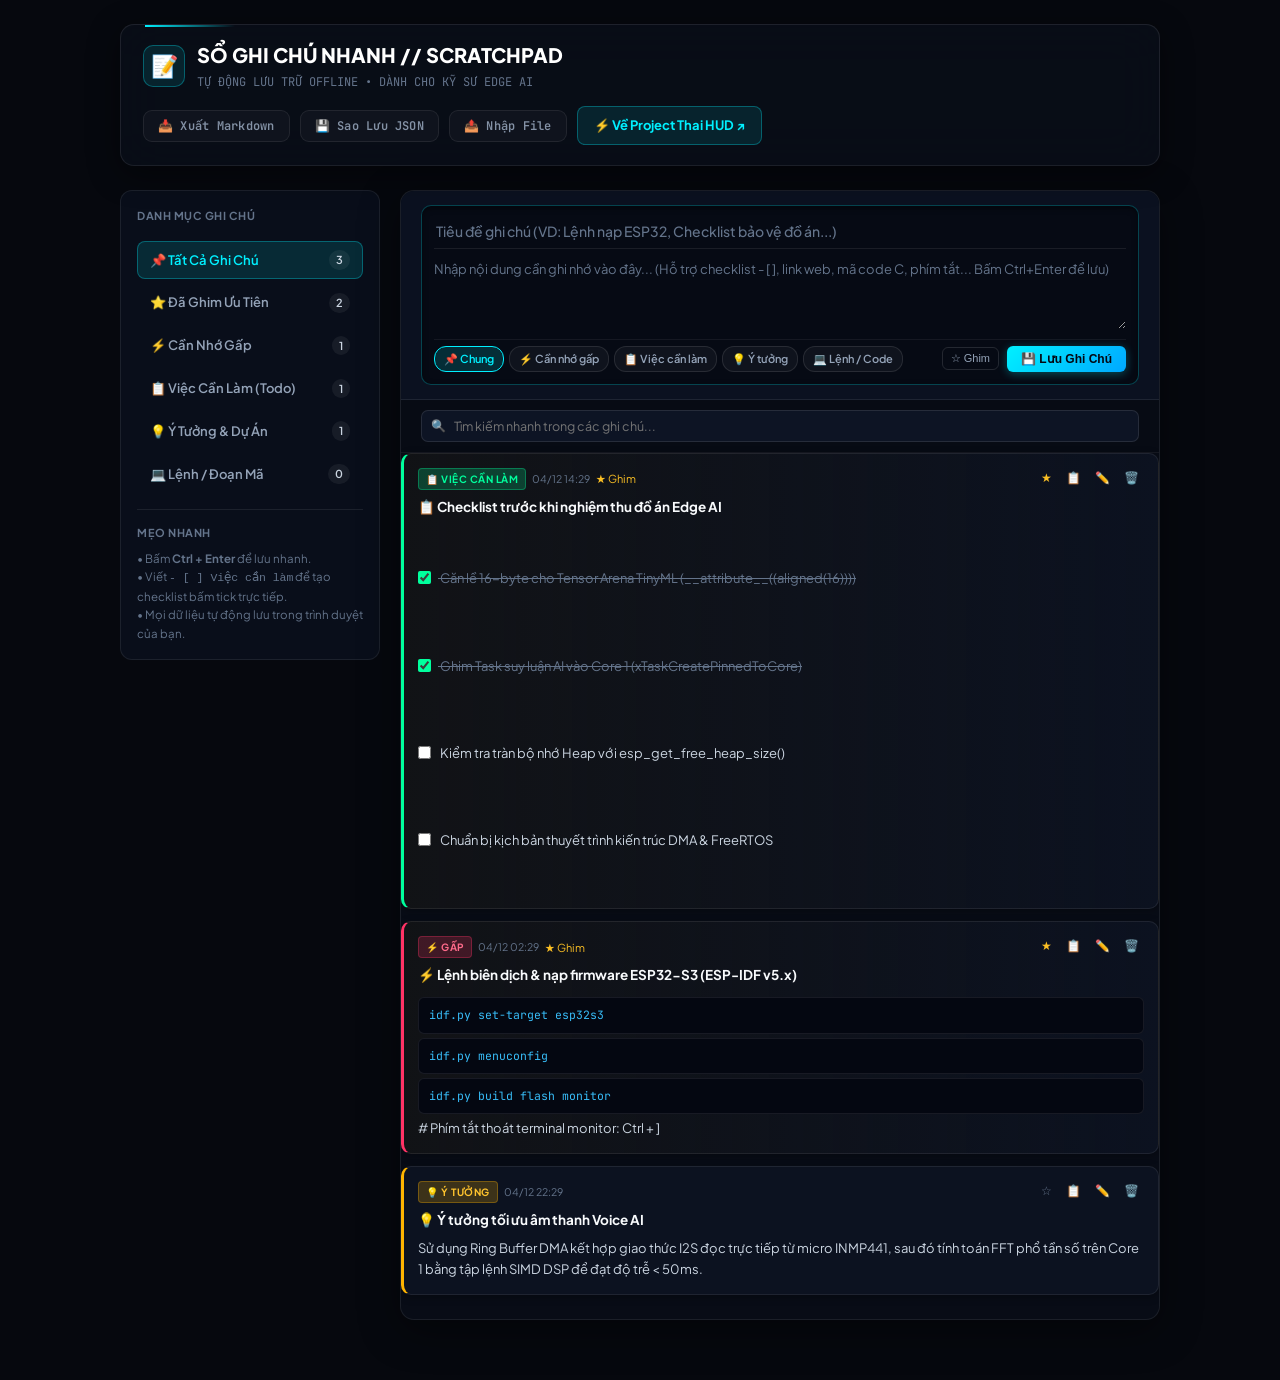
<file: notes.html>
<!DOCTYPE html>
<html lang="vi">

<head>
    <meta charset="UTF-8">
    <meta name="viewport" content="width=device-width, initial-scale=1.0">
    <title>Sổ Ghi Chú // Project Thai - Edge AI & Personal Mastery</title>

    <meta name="theme-color" content="#06080e">
    <link rel="icon" href="icons/icon-192.png" type="image/png">
    
    <!-- Fonts -->
    <link rel="preconnect" href="https://fonts.googleapis.com">
    <link rel="preconnect" href="https://fonts.gstatic.com" crossorigin>
    <link href="https://fonts.googleapis.com/css2?family=JetBrains+Mono:wght@400;500;600;700&family=Plus+Jakarta+Sans:wght@400;500;600;700;800&display=swap" rel="stylesheet">

    <!-- CSS -->
    <link rel="stylesheet" href="css/base.css">
    <link rel="stylesheet" href="css/quick-notes.css">

    <style>
        body {
            padding: 0;
            margin: 0;
            background: #06080e;
            color: #e2e8f0;
            font-family: 'Plus Jakarta Sans', sans-serif;
            min-height: 100vh;
            display: flex;
            flex-direction: column;
        }

        .notes-app-container {
            max-width: 1080px;
            width: 100%;
            margin: 0 auto;
            padding: 24px 20px 60px 20px;
            flex: 1;
        }

        .notes-nav-header {
            display: flex;
            justify-content: space-between;
            align-items: center;
            padding-bottom: 20px;
            border-bottom: 1px solid rgba(255, 255, 255, 0.08);
            margin-bottom: 24px;
            flex-wrap: wrap;
            gap: 14px;
        }

        .notes-brand {
            display: flex;
            align-items: center;
            gap: 12px;
        }

        .notes-brand-logo {
            width: 42px;
            height: 42px;
            border-radius: 10px;
            background: rgba(0, 240, 255, 0.1);
            border: 1px solid rgba(0, 240, 255, 0.3);
            display: flex;
            align-items: center;
            justify-content: center;
            font-size: 22px;
        }

        .notes-brand-text h1 {
            font-size: 20px;
            font-weight: 800;
            color: #ffffff;
            margin: 0;
            display: flex;
            align-items: center;
            gap: 8px;
        }

        .notes-brand-sub {
            font-size: 12px;
            color: #64748b;
            font-family: 'JetBrains Mono', monospace;
            margin-top: 2px;
        }

        .notes-top-actions {
            display: flex;
            align-items: center;
            gap: 10px;
        }

        .btn-hud-return {
            background: rgba(0, 240, 255, 0.1);
            border: 1px solid rgba(0, 240, 255, 0.3);
            color: #00f0ff;
            font-weight: 700;
            padding: 8px 16px;
            border-radius: 8px;
            text-decoration: none;
            display: flex;
            align-items: center;
            gap: 6px;
            font-size: 13px;
            transition: all 0.2s;
        }

        .btn-hud-return:hover {
            background: rgba(0, 240, 255, 0.2);
            border-color: #00f0ff;
            transform: translateY(-1px);
        }

        /* In standalone mode, notes list has full layout */
        .standalone-notes-view .qn-notes-list {
            padding: 0;
            overflow-y: visible;
        }

        .standalone-notes-view .quick-notes-drawer {
            position: static;
            width: 100%;
            max-width: 100%;
            height: auto;
            border: 1px solid rgba(255, 255, 255, 0.08);
            border-radius: 14px;
            box-shadow: 0 10px 40px rgba(0, 0, 0, 0.4);
        }

        .standalone-grid {
            display: grid;
            grid-template-columns: 260px 1fr;
            gap: 20px;
        }

        .sidebar-panel {
            background: #090e1a;
            border: 1px solid rgba(255, 255, 255, 0.08);
            border-radius: 12px;
            padding: 16px;
            height: fit-content;
            display: flex;
            flex-direction: column;
            gap: 16px;
        }

        .sidebar-title {
            font-size: 11px;
            font-weight: 700;
            text-transform: uppercase;
            letter-spacing: 0.5px;
            color: #64748b;
        }

        .sidebar-menu-item {
            display: flex;
            justify-content: space-between;
            align-items: center;
            padding: 8px 12px;
            border-radius: 8px;
            color: #94a3b8;
            font-size: 13px;
            font-weight: 600;
            cursor: pointer;
            transition: all 0.15s;
            border: 1px solid transparent;
        }

        .sidebar-menu-item:hover {
            background: rgba(255, 255, 255, 0.04);
            color: #f8fafc;
        }

        .sidebar-menu-item.active {
            background: rgba(0, 240, 255, 0.12);
            border-color: rgba(0, 240, 255, 0.3);
            color: #00f0ff;
        }

        .sidebar-pill-badge {
            font-size: 11px;
            padding: 1px 7px;
            border-radius: 10px;
            background: rgba(255, 255, 255, 0.06);
            color: #cbd5e1;
        }

        @media (max-width: 820px) {
            .standalone-grid {
                grid-template-columns: 1fr;
            }
        }
    </style>
</head>

<body>
    <div class="notes-app-container">
        <!-- Top Nav -->
        <header class="notes-nav-header">
            <div class="notes-brand">
                <div class="notes-brand-logo">📝</div>
                <div class="notes-brand-text">
                    <h1>SỔ GHI CHÚ NHANH // SCRATCHPAD</h1>
                    <div class="notes-brand-sub">TỰ ĐỘNG LƯU TRỮ OFFLINE • DÀNH CHO KỸ SƯ EDGE AI</div>
                </div>
            </div>
            <div class="notes-top-actions">
                <button type="button" class="btn btn-secondary" onclick="QuickNotes.exportMarkdown()" title="Tải file Markdown (.md)">
                    📥 Xuất Markdown
                </button>
                <button type="button" class="btn btn-secondary" onclick="QuickNotes.exportJson()" title="Tải file sao lưu JSON">
                    💾 Sao Lưu JSON
                </button>
                <button type="button" class="btn btn-secondary" onclick="QuickNotes.triggerImportJson()" title="Nhập file JSON">
                    📤 Nhập File
                </button>
                <a href="index.html" class="btn-hud-return" title="Quay lại giao diện chính Project Thai">
                    ⚡ Về Project Thai HUD ↗
                </a>
            </div>
        </header>

        <!-- Hidden input for JSON import -->
        <input type="file" id="qn-file-import" style="display: none;" accept=".json" onchange="QuickNotes.handleFileImport(event)">

        <div class="standalone-grid">
            <!-- Sidebar -->
            <aside class="sidebar-panel">
                <div class="sidebar-title">Danh Mục Ghi Chú</div>
                <div style="display: flex; flex-direction: column; gap: 4px;">
                    <div class="sidebar-menu-item active" onclick="setStandaloneFilter('all', this)">
                        <span>📌 Tất Cả Ghi Chú</span>
                        <span class="sidebar-pill-badge" id="side-count-all">0</span>
                    </div>
                    <div class="sidebar-menu-item" onclick="setStandaloneFilter('pinned', this)">
                        <span>⭐ Đã Ghim Ưu Tiên</span>
                        <span class="sidebar-pill-badge" id="side-count-pinned">0</span>
                    </div>
                    <div class="sidebar-menu-item" onclick="setStandaloneFilter('urgent', this)">
                        <span>⚡ Cần Nhớ Gấp</span>
                        <span class="sidebar-pill-badge" id="side-count-urgent">0</span>
                    </div>
                    <div class="sidebar-menu-item" onclick="setStandaloneFilter('todo', this)">
                        <span>📋 Việc Cần Làm (Todo)</span>
                        <span class="sidebar-pill-badge" id="side-count-todo">0</span>
                    </div>
                    <div class="sidebar-menu-item" onclick="setStandaloneFilter('idea', this)">
                        <span>💡 Ý Tưởng & Dự Án</span>
                        <span class="sidebar-pill-badge" id="side-count-idea">0</span>
                    </div>
                    <div class="sidebar-menu-item" onclick="setStandaloneFilter('code', this)">
                        <span>💻 Lệnh / Đoạn Mã</span>
                        <span class="sidebar-pill-badge" id="side-count-code">0</span>
                    </div>
                </div>

                <div style="border-top: 1px solid rgba(255, 255, 255, 0.08); padding-top: 14px;">
                    <div class="sidebar-title" style="margin-bottom: 8px;">Mẹo Nhanh</div>
                    <div style="font-size: 11.5px; color: #64748b; line-height: 1.6;">
                        • Bấm <strong>Ctrl + Enter</strong> để lưu nhanh.<br>
                        • Viết <code>- [ ] Việc cần làm</code> để tạo checklist bấm tick trực tiếp.<br>
                        • Mọi dữ liệu tự động lưu trong trình duyệt của bạn.
                    </div>
                </div>
            </aside>

            <!-- Main Content Area -->
            <main class="standalone-notes-view">
                <div class="quick-notes-drawer" style="right: 0;">
                    <!-- Compose Box -->
                    <div class="qn-compose-section">
                        <div class="qn-compose-box">
                            <input type="text" class="qn-input-title" id="qn-compose-title" placeholder="Tiêu đề ghi chú (VD: Lệnh nạp ESP32, Checklist bảo vệ đồ án...)" autocomplete="off">
                            <textarea class="qn-textarea" id="qn-compose-content" placeholder="Nhập nội dung cần ghi nhớ vào đây... (Hỗ trợ checklist - [ ], link web, mã code C, phím tắt... Bấm Ctrl+Enter để lưu)" onkeydown="if(event.ctrlKey && event.key === 'Enter') QuickNotes.addNote()"></textarea>
                            
                            <div class="qn-compose-footer">
                                <div class="qn-category-selector">
                                    <span class="qn-cat-pill selected" data-cat="general" onclick="QuickNotes.selectCategory('general')">📌 Chung</span>
                                    <span class="qn-cat-pill" data-cat="urgent" onclick="QuickNotes.selectCategory('urgent')">⚡ Cần nhớ gấp</span>
                                    <span class="qn-cat-pill" data-cat="todo" onclick="QuickNotes.selectCategory('todo')">📋 Việc cần làm</span>
                                    <span class="qn-cat-pill" data-cat="idea" onclick="QuickNotes.selectCategory('idea')">💡 Ý tưởng</span>
                                    <span class="qn-cat-pill" data-cat="code" onclick="QuickNotes.selectCategory('code')">💻 Lệnh / Code</span>
                                </div>
                                <div class="qn-compose-actions">
                                    <button type="button" class="qn-pin-toggle" id="qn-new-pin-btn" onclick="QuickNotes.toggleNewPin()">
                                        ☆ Ghim
                                    </button>
                                    <button type="button" class="qn-btn-save" onclick="QuickNotes.addNote()">
                                        💾 Lưu Ghi Chú
                                    </button>
                                </div>
                            </div>
                        </div>
                    </div>

                    <!-- Search & Filter Bar -->
                    <div class="qn-filter-section">
                        <div class="qn-search-wrapper">
                            <span class="qn-search-icon">🔍</span>
                            <input type="text" class="qn-search-input" id="qn-search-input" placeholder="Tìm kiếm nhanh trong các ghi chú..." oninput="QuickNotes.handleSearch(this.value)">
                            <button type="button" class="qn-search-clear" id="qn-search-clear" style="display: none;" onclick="QuickNotes.clearSearch()">✕</button>
                        </div>
                    </div>

                    <!-- Notes List Cards -->
                    <div class="qn-notes-list" id="qn-notes-list" style="padding-bottom: 24px;">
                        <!-- Rendered by js/quick-notes.js -->
                    </div>
                </div>
            </main>
        </div>
    </div>

    <!-- Toast Notification -->
    <div class="toast" id="toast-msg">
        <span>✓ Đã lưu thành công!</span>
    </div>

    <script src="js/quick-notes.js"></script>
    <script>
        function showToast(msg) {
            const toast = document.getElementById("toast-msg");
            if (!toast) return;
            toast.innerText = msg;
            toast.classList.add("show");
            setTimeout(() => {
                toast.classList.remove("show");
            }, 2500);
        }

        function setStandaloneFilter(filter, el) {
            document.querySelectorAll('.sidebar-menu-item').forEach(i => i.classList.remove('active'));
            if (el) el.classList.add('active');
            QuickNotes.setFilter(filter);
        }

        // Update sidebar count pills
        function updateSidebarCounts() {
            const notes = QuickNotes.getNotes();
            document.getElementById('side-count-all').innerText = notes.length;
            document.getElementById('side-count-pinned').innerText = notes.filter(n => n.pinned).length;
            document.getElementById('side-count-urgent').innerText = notes.filter(n => n.category === 'urgent').length;
            document.getElementById('side-count-todo').innerText = notes.filter(n => n.category === 'todo').length;
            document.getElementById('side-count-idea').innerText = notes.filter(n => n.category === 'idea').length;
            document.getElementById('side-count-code').innerText = notes.filter(n => n.category === 'code').length;
        }

        window.addEventListener('quicknotes:changed', updateSidebarCounts);
        document.addEventListener('DOMContentLoaded', () => {
            setTimeout(updateSidebarCounts, 100);
        });
    </script>
</body>

</html>
</file>
<file: css/base.css>
/* ================================================= */
/* MINIMALIST + HI-TECH DESIGN SYSTEM (BASE CSS)     */
/* ================================================= */
:root {
    --bg: #06080e;
    --surface: #0a0e17;
    --surface-hover: #101623;
    --surface-glass: rgba(10, 14, 23, 0.8);
    --border: rgba(255, 255, 255, 0.08);
    --border-hover: rgba(0, 240, 255, 0.3);
    --border-active: rgba(0, 240, 255, 0.6);
    --card-border: var(--border);
    --card-border-hover: var(--border-hover);
    
    --text: #e2e8f0;
    --text-muted: #8492a6;
    --text-dim: #475569;
    
    /* Hi-Tech Cyber Neon Accents */
    --cyan: #00f0ff;
    --cyan-dim: rgba(0, 240, 255, 0.12);
    --cyan-glow: rgba(0, 240, 255, 0.25);
    
    --green: #00ff9d;
    --green-dim: rgba(0, 255, 157, 0.12);
    --green-glow: rgba(0, 255, 157, 0.25);
    
    --purple: #b05cff;
    --purple-dim: rgba(176, 92, 255, 0.12);
    
    --amber: #ffb400;
    --amber-dim: rgba(255, 180, 0, 0.12);
    
    --red: #ff3366;
    --red-dim: rgba(255, 51, 102, 0.12);

    --primary: var(--cyan);
    --accent: var(--green);
    --warning: var(--amber);
    --danger: var(--red);
    --gold: var(--amber);
}

* {
    box-sizing: border-box;
    margin: 0;
    padding: 0;
}

body {
    font-family: 'Plus Jakarta Sans', -apple-system, BlinkMacSystemFont, sans-serif;
    background-color: var(--bg);
    color: var(--text);
    line-height: 1.6;
    padding: 16px;
    min-height: 100vh;
    /* Subtle Hi-Tech Micro-Dot Grid */
    background-image: 
        radial-gradient(rgba(255, 255, 255, 0.06) 1px, transparent 1px),
        radial-gradient(circle at 50% 0%, rgba(0, 240, 255, 0.04) 0%, transparent 60%);
    background-size: 24px 24px, 100% 100%;
    -webkit-font-smoothing: antialiased;
}

.container {
    max-width: 1200px;
    margin: 0 auto;
}

/* ================================================= */
/* 1. HI-TECH HUD TOP BAR (HEADER)                   */
/* ================================================= */
header {
    margin-bottom: 18px;
    display: flex;
    justify-content: space-between;
    align-items: center;
    flex-wrap: wrap;
    gap: 14px;
    background: rgba(10, 14, 24, 0.88);
    backdrop-filter: blur(24px);
    -webkit-backdrop-filter: blur(24px);
    border: 1px solid rgba(255, 255, 255, 0.09);
    padding: 14px 22px;
    border-radius: 14px;
    position: relative;
    box-shadow: 0 8px 32px rgba(0, 0, 0, 0.45);
}

header::before {
    content: '';
    position: absolute;
    top: 0;
    left: 24px;
    width: 90px;
    height: 2px;
    background: linear-gradient(90deg, var(--cyan), transparent);
}

.header-left {
    display: flex;
    align-items: center;
    gap: 16px;
}

.brand-hud {
    display: flex;
    align-items: center;
    gap: 12px;
}

.hud-logo {
    width: 38px;
    height: 38px;
    border-radius: 10px;
    background: linear-gradient(135deg, rgba(0, 240, 255, 0.16), rgba(0, 255, 157, 0.05));
    border: 1px solid rgba(0, 240, 255, 0.35);
    display: flex;
    align-items: center;
    justify-content: center;
    font-size: 18px;
    box-shadow: 0 0 16px var(--cyan-dim);
    transition: transform 0.2s cubic-bezier(0.16, 1, 0.3, 1);
}

.hud-logo:hover {
    transform: scale(1.05);
}

.brand-title-wrap {
    display: flex;
    flex-direction: column;
    gap: 2px;
}

.brand-name {
    font-size: 16px;
    font-weight: 800;
    letter-spacing: 0.04em;
    color: #fff;
    font-family: 'JetBrains Mono', monospace;
    display: flex;
    align-items: center;
    gap: 9px;
}

.brand-telemetry {
    font-size: 10.5px;
    font-family: 'JetBrains Mono', monospace;
    color: var(--text-dim);
    letter-spacing: 0.07em;
    text-transform: uppercase;
}

.pulse-dot {
    width: 7px;
    height: 7px;
    background-color: var(--cyan);
    border-radius: 50%;
    display: inline-block;
    box-shadow: 0 0 10px var(--cyan);
    animation: pulse 2.2s infinite ease-in-out;
}

@keyframes pulse {
    0%, 100% { opacity: 1; transform: scale(1); }
    50% { opacity: 0.35; transform: scale(1.25); }
}

.header-actions {
    display: flex;
    align-items: center;
    gap: 8px;
    flex-wrap: wrap;
}

/* Minimalist Pomodoro Capsule */
.pomodoro-box {
    display: flex;
    align-items: center;
    gap: 8px;
    background: rgba(3, 6, 12, 0.7);
    border: 1px solid rgba(255, 255, 255, 0.1);
    border-radius: 99px;
    padding: 5px 12px;
    transition: all 0.2s cubic-bezier(0.16, 1, 0.3, 1);
    box-shadow: inset 0 1px 3px rgba(0, 0, 0, 0.4);
}

.pomodoro-box:hover {
    border-color: rgba(0, 240, 255, 0.3);
    background: rgba(4, 9, 18, 0.85);
}

.pomo-time-text {
    font-family: 'JetBrains Mono', monospace;
    font-size: 13.5px;
    font-weight: 700;
    color: var(--cyan);
    min-width: 46px;
    text-align: center;
    letter-spacing: 0.03em;
}

.pomo-mode-badge {
    font-size: 9.5px;
    font-weight: 800;
    padding: 2px 7px;
    border-radius: 99px;
    text-transform: uppercase;
    font-family: 'JetBrains Mono', monospace;
    letter-spacing: 0.06em;
}

.pomo-mode-work {
    background: rgba(0, 240, 255, 0.15);
    color: var(--cyan);
    border: 1px solid rgba(0, 240, 255, 0.3);
}

.pomo-mode-break {
    background: rgba(0, 255, 157, 0.15);
    color: var(--green);
    border: 1px solid rgba(0, 255, 157, 0.3);
}

.pomo-btn-icon {
    background: transparent;
    border: none;
    color: var(--text-dim);
    cursor: pointer;
    font-size: 12px;
    padding: 3px 6px;
    border-radius: 6px;
    transition: all 0.15s ease;
    display: flex;
    align-items: center;
    justify-content: center;
}

.pomo-btn-icon:hover {
    color: #fff;
    background: rgba(255, 255, 255, 0.08);
}

/* Minimal HUD Buttons */
.btn {
    padding: 7px 14px;
    border-radius: 9px;
    font-size: 12px;
    font-weight: 600;
    font-family: 'JetBrains Mono', monospace;
    cursor: pointer;
    border: 1px solid var(--border);
    background: rgba(255, 255, 255, 0.03);
    color: var(--text-muted);
    transition: all 0.2s cubic-bezier(0.16, 1, 0.3, 1);
    display: inline-flex;
    align-items: center;
    gap: 6px;
    text-decoration: none;
    letter-spacing: 0.02em;
    user-select: none;
}

.btn:hover {
    color: #fff;
    border-color: rgba(255, 255, 255, 0.25);
    background: rgba(255, 255, 255, 0.06);
    transform: translateY(-1px);
}

.btn-primary {
    background: linear-gradient(135deg, rgba(0, 240, 255, 0.16), rgba(0, 240, 255, 0.08));
    color: var(--cyan);
    border-color: rgba(0, 240, 255, 0.4);
}

.btn-primary:hover {
    background: rgba(0, 240, 255, 0.22);
    border-color: var(--cyan);
    box-shadow: 0 0 16px var(--cyan-glow);
    color: #fff;
}

.btn-accent {
    background: linear-gradient(135deg, rgba(0, 255, 157, 0.16), rgba(0, 255, 157, 0.06));
    color: var(--green);
    border-color: rgba(0, 255, 157, 0.35);
}

.btn-accent:hover {
    background: rgba(0, 255, 157, 0.24);
    border-color: var(--green);
    box-shadow: 0 0 16px var(--green-glow);
    color: #fff;
}

.btn-secondary {
    background: rgba(255, 255, 255, 0.03);
    border-color: var(--border);
    color: var(--text-muted);
}

.btn-secondary:hover {
    color: #fff;
    border-color: var(--border-hover);
}

.btn-english {
    color: #60a5fa;
    border-color: rgba(96, 165, 250, 0.3);
    background: rgba(96, 165, 250, 0.08);
}

.btn-english:hover {
    background: rgba(96, 165, 250, 0.2);
    border-color: #60a5fa;
    box-shadow: 0 0 14px rgba(96, 165, 250, 0.3);
    color: #fff;
}

/* ================================================= */
/* 2. MINIMALIST SEGMENTED TABS (TACTILE DOCK)        */
/* ================================================= */
.tab-nav {
    display: flex;
    background: rgba(10, 14, 24, 0.85);
    backdrop-filter: blur(16px);
    -webkit-backdrop-filter: blur(16px);
    padding: 6px;
    border-radius: 14px;
    border: 1px solid rgba(255, 255, 255, 0.08);
    margin-bottom: 22px;
    gap: 6px;
    overflow-x: auto;
    scrollbar-width: none;
    box-shadow: 0 6px 25px rgba(0, 0, 0, 0.35);
}

.tab-nav::-webkit-scrollbar {
    display: none;
}

.tab-btn {
    flex: 1;
    min-width: 125px;
    padding: 10px 14px;
    font-size: 12.5px;
    font-family: 'JetBrains Mono', monospace;
    font-weight: 600;
    color: var(--text-muted);
    background: transparent;
    border: 1px solid transparent;
    border-radius: 10px;
    cursor: pointer;
    transition: all 0.2s cubic-bezier(0.16, 1, 0.3, 1);
    display: flex;
    align-items: center;
    justify-content: center;
    gap: 8px;
    white-space: nowrap;
    letter-spacing: 0.02em;
    user-select: none;
}

.tab-btn:hover {
    color: #fff;
    background: rgba(255, 255, 255, 0.04);
}

.tab-btn.active {
    background: linear-gradient(135deg, rgba(0, 240, 255, 0.12), rgba(0, 255, 157, 0.04));
    color: var(--cyan);
    border: 1px solid rgba(0, 240, 255, 0.35);
    box-shadow: 0 0 16px rgba(0, 240, 255, 0.12);
    font-weight: 700;
}

.tab-btn.active-menu {
    color: var(--cyan);
}

.tab-badge {
    font-size: 10px;
    padding: 1px 7px;
    border-radius: 99px;
    background: rgba(255, 255, 255, 0.06);
    color: var(--text-dim);
    font-family: 'JetBrains Mono', monospace;
    font-weight: 700;
    border: 1px solid rgba(255, 255, 255, 0.06);
    transition: all 0.2s ease;
}

.tab-btn.active .tab-badge {
    background: rgba(0, 240, 255, 0.18);
    color: var(--cyan);
    border-color: rgba(0, 240, 255, 0.35);
}

.tab-badge-gold {
    color: var(--amber);
}

.tab-btn.active .tab-badge-gold {
    background: rgba(255, 180, 0, 0.18);
    color: var(--amber);
    border-color: rgba(255, 180, 0, 0.35);
}

/* ================================================= */
/* 3. HI-TECH CLEAN CARDS                            */
/* ================================================= */
.card {
    background: var(--surface);
    border: 1px solid var(--border);
    border-radius: 12px;
    padding: 22px;
    margin-bottom: 20px;
    position: relative;
    transition: border-color 0.25s, box-shadow 0.25s;
}

.card:hover {
    border-color: var(--border-hover);
    box-shadow: 0 8px 30px rgba(0, 0, 0, 0.4);
}

.card-title {
    font-size: 15px;
    font-weight: 700;
    color: #f8fafc;
    margin-bottom: 14px;
    display: flex;
    justify-content: space-between;
    align-items: center;
    flex-wrap: wrap;
    gap: 10px;
    letter-spacing: -0.01em;
}

.card-title-text {
    display: flex;
    align-items: center;
    gap: 8px;
}

/* Badges */
.badge {
    font-size: 10.5px;
    font-family: 'JetBrains Mono', monospace;
    padding: 2px 8px;
    background: rgba(255, 255, 255, 0.04);
    color: var(--text-muted);
    border-radius: 5px;
    border: 1px solid var(--border);
    font-weight: 600;
    display: inline-flex;
    align-items: center;
    gap: 5px;
    letter-spacing: 0.03em;
}

.badge-live {
    background: var(--green-dim);
    color: var(--green);
    border-color: rgba(0, 255, 157, 0.25);
}

.badge-ai {
    background: var(--cyan-dim);
    color: var(--cyan);
    border-color: rgba(0, 240, 255, 0.25);
}

.badge-gold {
    background: var(--amber-dim);
    color: var(--amber);
    border-color: rgba(255, 180, 0, 0.25);
}

.badge-danger {
    background: var(--red-dim);
    color: var(--red);
    border-color: rgba(255, 51, 102, 0.25);
}

/* Modal */
.modal-overlay {
    position: fixed;
    top: 0;
    left: 0;
    width: 100%;
    height: 100%;
    background: rgba(3, 5, 10, 0.85);
    backdrop-filter: blur(10px);
    display: none;
    align-items: center;
    justify-content: center;
    z-index: 9999;
    padding: 16px;
}

.modal-overlay.active {
    display: flex;
}

.modal-card {
    background: var(--surface);
    border: 1px solid rgba(255, 255, 255, 0.12);
    border-radius: 14px;
    max-width: 550px;
    width: 100%;
    padding: 24px;
    box-shadow: 0 20px 60px rgba(0, 0, 0, 0.7);
    animation: fadeIn 0.2s ease;
}

.modal-header {
    display: flex;
    justify-content: space-between;
    align-items: center;
    margin-bottom: 16px;
    padding-bottom: 12px;
    border-bottom: 1px solid var(--border);
}

.modal-header h3 {
    font-size: 16px;
    font-weight: 700;
    color: #fff;
    font-family: 'JetBrains Mono', monospace;
}

.btn-close {
    background: transparent;
    border: none;
    color: var(--text-dim);
    font-size: 18px;
    cursor: pointer;
    padding: 2px 6px;
    border-radius: 4px;
}

.btn-close:hover {
    color: #fff;
}

.form-group {
    display: flex;
    flex-direction: column;
    gap: 6px;
    margin-bottom: 14px;
}

.form-group label {
    font-size: 11.5px;
    font-family: 'JetBrains Mono', monospace;
    font-weight: 700;
    color: var(--text-dim);
    text-transform: uppercase;
    letter-spacing: 0.05em;
}

.form-group input,
.form-group textarea,
.form-group select {
    background: #03060c;
    border: 1px solid var(--border);
    border-radius: 8px;
    padding: 9px 12px;
    color: var(--text);
    font-family: inherit;
    font-size: 13px;
    outline: none;
    transition: border-color 0.2s;
}

.form-group input:focus,
.form-group textarea:focus,
.form-group select:focus {
    border-color: var(--cyan);
    box-shadow: 0 0 10px var(--cyan-dim);
}

/* Toast */
.toast {
    position: fixed;
    bottom: 20px;
    right: 20px;
    background: #0a101d;
    border: 1px solid var(--cyan);
    color: #fff;
    padding: 10px 18px;
    border-radius: 8px;
    font-family: 'JetBrains Mono', monospace;
    font-size: 12px;
    box-shadow: 0 10px 30px rgba(0, 0, 0, 0.6), 0 0 20px var(--cyan-dim);
    z-index: 10000;
    transform: translateY(60px);
    opacity: 0;
    transition: all 0.3s cubic-bezier(0.16, 1, 0.3, 1);
    display: flex;
    align-items: center;
    gap: 8px;
}

.toast.show {
    transform: translateY(0);
    opacity: 1;
}

/* Scrollbars */
::-webkit-scrollbar {
    width: 6px;
    height: 6px;
}
::-webkit-scrollbar-track {
    background: #04060a;
}
::-webkit-scrollbar-thumb {
    background: #1e293b;
    border-radius: 3px;
}
::-webkit-scrollbar-thumb:hover {
    background: var(--cyan);
}

@keyframes fadeIn {
    from { opacity: 0; transform: translateY(6px); }
    to { opacity: 1; transform: translateY(0); }
}

/* ================================================= */
/* PHASE 2: VIEW TRANSITION ANIMATION                 */
/* ================================================= */
@keyframes viewEnter {
    from {
        opacity: 0;
        transform: translateY(14px);
    }
    to {
        opacity: 1;
        transform: translateY(0);
    }
}

.view-enter {
    animation: viewEnter 0.35s cubic-bezier(0.16, 1, 0.3, 1) forwards;
}

/* ================================================= */
/* PHASE 2: SKELETON LOADING SHIMMER                  */
/* ================================================= */
@keyframes skeletonShimmer {
    0% { background-position: -200% 0; }
    100% { background-position: 200% 0; }
}

.skeleton {
    background: linear-gradient(
        90deg,
        var(--surface) 25%,
        var(--surface-hover) 50%,
        var(--surface) 75%
    );
    background-size: 200% 100%;
    animation: skeletonShimmer 1.5s ease-in-out infinite;
    border-radius: 8px;
    color: transparent !important;
    pointer-events: none;
    user-select: none;
}

.skeleton-text {
    height: 14px;
    margin-bottom: 8px;
    border-radius: 4px;
}

.skeleton-title {
    height: 20px;
    width: 60%;
    margin-bottom: 12px;
    border-radius: 6px;
}

.skeleton-card {
    height: 120px;
    margin-bottom: 16px;
    border-radius: 12px;
}

.skeleton-avatar {
    width: 48px;
    height: 48px;
    border-radius: 50%;
}

/* ================================================= */
/* PHASE 2: DARK/LIGHT MODE TOGGLE BUTTON             */
/* ================================================= */
.btn-theme-toggle {
    width: 36px;
    height: 36px;
    padding: 0;
    display: flex;
    align-items: center;
    justify-content: center;
    font-size: 16px;
    border-radius: 10px;
    position: relative;
    overflow: hidden;
    transition: all 0.3s cubic-bezier(0.16, 1, 0.3, 1);
}

.btn-theme-toggle:hover {
    transform: rotate(15deg) scale(1.08);
    border-color: var(--cyan);
    box-shadow: 0 0 14px var(--cyan-dim);
}

/* Smooth color transitions for theme switch */
body, header, .tab-nav, .card, .toast, .btn,
.pomodoro-box, .search-modal, .quote-card,
.portal-card, .auth-card, .form-group input,
.form-group textarea, .form-group select {
    transition:
        background-color 0.35s ease,
        border-color 0.35s ease,
        color 0.25s ease,
        box-shadow 0.35s ease;
}

/* ================================================= */
/* PHASE 2: LIGHT THEME (data-theme="light")          */
/* ================================================= */
[data-theme="light"] {
    --bg: #f0f2f7;
    --surface: #ffffff;
    --surface-hover: #f5f7fa;
    --surface-glass: rgba(255, 255, 255, 0.88);
    --border: rgba(0, 0, 0, 0.08);
    --border-hover: rgba(8, 145, 178, 0.3);
    --border-active: rgba(8, 145, 178, 0.5);
    --card-border: var(--border);
    --card-border-hover: var(--border-hover);

    --text: #1a202c;
    --text-muted: #64748b;
    --text-dim: #94a3b8;

    --cyan: #0891b2;
    --cyan-dim: rgba(8, 145, 178, 0.1);
    --cyan-glow: rgba(8, 145, 178, 0.2);

    --green: #059669;
    --green-dim: rgba(5, 150, 105, 0.1);
    --green-glow: rgba(5, 150, 105, 0.2);

    --purple: #7c3aed;
    --purple-dim: rgba(124, 58, 237, 0.1);

    --amber: #d97706;
    --amber-dim: rgba(217, 119, 6, 0.1);

    --red: #dc2626;
    --red-dim: rgba(220, 38, 38, 0.1);
}

/* Body background */
[data-theme="light"] body {
    background-color: var(--bg);
    background-image:
        radial-gradient(rgba(0, 0, 0, 0.04) 1px, transparent 1px),
        radial-gradient(circle at 50% 0%, rgba(8, 145, 178, 0.04) 0%, transparent 60%);
}

/* Header */
[data-theme="light"] header {
    background: rgba(255, 255, 255, 0.88);
    border-color: rgba(0, 0, 0, 0.06);
    box-shadow: 0 4px 24px rgba(0, 0, 0, 0.06);
}

[data-theme="light"] header::before {
    background: linear-gradient(90deg, var(--cyan), transparent);
}

[data-theme="light"] .brand-name {
    color: #1a202c;
}

[data-theme="light"] .hud-logo {
    background: linear-gradient(135deg, rgba(8, 145, 178, 0.12), rgba(5, 150, 105, 0.06));
    border-color: rgba(8, 145, 178, 0.3);
    box-shadow: 0 0 12px rgba(8, 145, 178, 0.1);
}

/* Tab Navigation */
[data-theme="light"] .tab-nav {
    background: rgba(255, 255, 255, 0.92);
    border-color: rgba(0, 0, 0, 0.06);
    box-shadow: 0 2px 16px rgba(0, 0, 0, 0.06);
}

[data-theme="light"] .tab-btn:hover {
    color: #1a202c;
    background: rgba(0, 0, 0, 0.04);
}

[data-theme="light"] .tab-btn.active {
    background: linear-gradient(135deg, rgba(8, 145, 178, 0.1), rgba(5, 150, 105, 0.04));
    color: var(--cyan);
    border-color: rgba(8, 145, 178, 0.3);
    box-shadow: 0 0 12px rgba(8, 145, 178, 0.08);
}

/* Cards */
[data-theme="light"] .card {
    box-shadow: 0 2px 12px rgba(0, 0, 0, 0.04);
}

[data-theme="light"] .card:hover {
    box-shadow: 0 6px 24px rgba(0, 0, 0, 0.08);
}

[data-theme="light"] .card-title {
    color: #1a202c;
}

/* Buttons */
[data-theme="light"] .btn {
    background: rgba(0, 0, 0, 0.03);
    border-color: rgba(0, 0, 0, 0.08);
    color: #64748b;
}

[data-theme="light"] .btn:hover {
    color: #1a202c;
    border-color: rgba(0, 0, 0, 0.18);
    background: rgba(0, 0, 0, 0.05);
}

[data-theme="light"] .btn-primary {
    background: linear-gradient(135deg, rgba(8, 145, 178, 0.12), rgba(8, 145, 178, 0.06));
    color: var(--cyan);
    border-color: rgba(8, 145, 178, 0.3);
}

[data-theme="light"] .btn-accent {
    background: linear-gradient(135deg, rgba(5, 150, 105, 0.12), rgba(5, 150, 105, 0.06));
    color: var(--green);
    border-color: rgba(5, 150, 105, 0.3);
}

/* Badges */
[data-theme="light"] .badge {
    background: rgba(0, 0, 0, 0.04);
    border-color: rgba(0, 0, 0, 0.06);
}

/* Pomodoro Capsule */
[data-theme="light"] .pomodoro-box {
    background: rgba(255, 255, 255, 0.9);
    border-color: rgba(0, 0, 0, 0.1);
    box-shadow: inset 0 1px 3px rgba(0, 0, 0, 0.05);
}

[data-theme="light"] .pomo-btn-icon:hover {
    color: #1a202c;
    background: rgba(0, 0, 0, 0.06);
}

/* Welcome Title */
[data-theme="light"] .welcome-title {
    color: #1a202c;
}

[data-theme="light"] .gradient-thai {
    background: linear-gradient(135deg, #0891b2 0%, #059669 100%);
    -webkit-background-clip: text;
    -webkit-text-fill-color: transparent;
    text-shadow: none;
}

/* Quote Card */
[data-theme="light"] .quote-card {
    background: #ffffff;
    box-shadow: 0 4px 20px rgba(0, 0, 0, 0.06);
}

[data-theme="light"] .quote-text {
    color: #334155;
}

/* Portal Cards */
[data-theme="light"] .portal-card {
    background: linear-gradient(145deg, rgba(255, 255, 255, 0.95), rgba(240, 242, 247, 0.8));
    border-color: rgba(0, 0, 0, 0.08);
    box-shadow: 0 2px 12px rgba(0, 0, 0, 0.04);
}

[data-theme="light"] .portal-card:hover {
    box-shadow: 0 8px 30px rgba(0, 0, 0, 0.1);
    border-color: rgba(8, 145, 178, 0.3);
}

/* Forms */
[data-theme="light"] .form-group input,
[data-theme="light"] .form-group textarea,
[data-theme="light"] .form-group select {
    background: #f5f7fa;
    border-color: rgba(0, 0, 0, 0.1);
    color: #1a202c;
}

[data-theme="light"] .form-group input:focus,
[data-theme="light"] .form-group textarea:focus,
[data-theme="light"] .form-group select:focus {
    border-color: var(--cyan);
    box-shadow: 0 0 8px rgba(8, 145, 178, 0.15);
}

/* Toast */
[data-theme="light"] .toast {
    background: #ffffff;
    color: #1a202c;
    border-color: var(--cyan);
    box-shadow: 0 10px 30px rgba(0, 0, 0, 0.12), 0 0 0 1px rgba(0, 0, 0, 0.05);
}

/* Scrollbars */
[data-theme="light"] ::-webkit-scrollbar-track {
    background: #f0f2f7;
}

[data-theme="light"] ::-webkit-scrollbar-thumb {
    background: #cbd5e1;
}

[data-theme="light"] ::-webkit-scrollbar-thumb:hover {
    background: var(--cyan);
}

/* Code & Pre blocks */
[data-theme="light"] code {
    background: rgba(0, 0, 0, 0.05);
    color: #0891b2;
}

[data-theme="light"] pre {
    background: #1e293b;
    color: #e2e8f0;
}

/* Simulator specific overrides */
[data-theme="light"] .sim-cockpit-banner {
    background: linear-gradient(145deg, rgba(255, 255, 255, 0.95), rgba(240, 242, 247, 0.8));
    border-color: rgba(0, 0, 0, 0.06);
}

[data-theme="light"] .sim-subnav-btn {
    background: rgba(255, 255, 255, 0.9);
    border-color: rgba(0, 0, 0, 0.06);
}

[data-theme="light"] .sim-subnav-btn.active {
    background: linear-gradient(135deg, rgba(8, 145, 178, 0.08), rgba(5, 150, 105, 0.04));
    border-color: rgba(8, 145, 178, 0.3);
}

/* Auth overlay light theme */
[data-theme="light"] .auth-card {
    background: rgba(255, 255, 255, 0.95);
    border-color: rgba(0, 0, 0, 0.08);
    box-shadow: 0 25px 60px rgba(0, 0, 0, 0.12);
}

[data-theme="light"] .auth-input {
    background: #f5f7fa;
    border-color: rgba(0, 0, 0, 0.1);
    color: #1a202c;
}

/* Chip selector in simulator */
[data-theme="light"] .chip-card {
    background: rgba(255, 255, 255, 0.9);
    border-color: rgba(0, 0, 0, 0.06);
}

[data-theme="light"] .chip-card.selected {
    border-color: rgba(8, 145, 178, 0.4);
    background: linear-gradient(135deg, rgba(8, 145, 178, 0.06), rgba(8, 145, 178, 0.02));
}

/* Decision Card */
[data-theme="light"] .decision-card {
    background: rgba(255, 255, 255, 0.95);
    border-color: rgba(0, 0, 0, 0.06);
}

[data-theme="light"] .mode-btn {
    background: rgba(0, 0, 0, 0.03);
    border-color: rgba(0, 0, 0, 0.08);
    color: #64748b;
}

[data-theme="light"] .mode-btn.active {
    background: linear-gradient(135deg, rgba(8, 145, 178, 0.1), rgba(5, 150, 105, 0.05));
    color: var(--cyan);
    border-color: rgba(8, 145, 178, 0.3);
}

/* Notebook modal backdrop */
[data-theme="light"] .nb-modal-backdrop {
    background: rgba(240, 242, 247, 0.8);
}

[data-theme="light"] .nb-modal-box {
    background: #ffffff;
    border-color: rgba(0, 0, 0, 0.08);
    box-shadow: 0 25px 60px rgba(0, 0, 0, 0.12);
}

/* ================================================= */
/* PHASE 2: RESPONSIVE IMPROVEMENTS                   */
/* ================================================= */

/* Sticky tab nav on mobile */
@media (max-width: 768px) {
    .tab-nav {
        position: sticky;
        top: 0;
        z-index: 100;
        border-radius: 0 0 14px 14px;
        margin-left: -16px;
        margin-right: -16px;
        padding: 6px 8px;
    }

    .tab-btn {
        min-width: 90px;
        padding: 8px 10px;
        font-size: 11px;
    }

    header {
        padding: 10px 14px;
        gap: 8px;
    }

    .header-actions {
        gap: 4px;
    }

    .brand-name {
        font-size: 13px;
    }

    .hud-logo {
        width: 32px;
        height: 32px;
        font-size: 14px;
    }

    .btn {
        padding: 6px 10px;
        font-size: 11px;
    }

    .portal-grid {
        grid-template-columns: 1fr !important;
    }

    .welcome-title {
        font-size: 24px;
    }
}

@media (max-width: 480px) {
    body {
        padding: 8px;
    }

    .tab-btn {
        min-width: 70px;
        padding: 7px 8px;
        font-size: 10px;
        gap: 4px;
    }

    .tab-badge {
        display: none;
    }

    .pomodoro-box {
        padding: 4px 8px;
        gap: 4px;
    }

    .pomo-time-text {
        font-size: 12px;
    }

    .pomo-mode-badge {
        font-size: 8px;
        padding: 1px 5px;
    }
}

/* Scroll progress indicator */
.scroll-progress {
    position: fixed;
    top: 0;
    left: 0;
    height: 3px;
    background: linear-gradient(90deg, var(--cyan), var(--green));
    z-index: 10002;
    transition: width 0.1s ease-out;
    border-radius: 0 2px 2px 0;
    box-shadow: 0 0 8px var(--cyan-glow);
}
</file>
<file: css/quick-notes.css>
/* ================================================= */
/* SỔ GHI CHÚ NHANH (QUICK NOTES // SCRATCHPAD)      */
/* Minimalist, Elegant, Cyberpunk Theme             */
/* ================================================= */

.quick-notes-drawer {
    position: fixed;
    top: 0;
    right: -680px;
    width: 620px;
    max-width: 96vw;
    height: 100vh;
    background: #080c16;
    border-left: 1px solid rgba(0, 240, 255, 0.2);
    box-shadow: -15px 0 50px rgba(0, 0, 0, 0.8), 0 0 30px rgba(0, 240, 255, 0.05);
    z-index: 10005;
    transition: right 0.35s cubic-bezier(0.16, 1, 0.3, 1);
    display: flex;
    flex-direction: column;
    overflow: hidden;
}

.quick-notes-drawer.open {
    right: 0;
}

.qn-backdrop {
    position: fixed;
    top: 0;
    left: 0;
    width: 100vw;
    height: 100vh;
    background: rgba(4, 6, 12, 0.7);
    backdrop-filter: blur(6px);
    -webkit-backdrop-filter: blur(6px);
    z-index: 10004;
    display: none;
    opacity: 0;
    transition: opacity 0.3s ease;
}

.qn-backdrop.open {
    display: block;
    opacity: 1;
}

/* Header */
.qn-header {
    padding: 16px 20px;
    background: linear-gradient(180deg, #0d1526 0%, #090e1a 100%);
    border-bottom: 1px solid rgba(255, 255, 255, 0.08);
    display: flex;
    justify-content: space-between;
    align-items: center;
    flex-shrink: 0;
}

.qn-title-wrap {
    display: flex;
    align-items: center;
    gap: 10px;
}

.qn-icon {
    font-size: 20px;
    display: flex;
    align-items: center;
    justify-content: center;
    width: 36px;
    height: 36px;
    background: rgba(0, 240, 255, 0.1);
    border: 1px solid rgba(0, 240, 255, 0.3);
    border-radius: 8px;
}

.qn-title-text {
    font-size: 15px;
    font-weight: 800;
    color: #f8fafc;
    letter-spacing: 0.5px;
    display: flex;
    align-items: center;
    gap: 8px;
}

.qn-count-pill {
    font-size: 11px;
    font-weight: 600;
    padding: 2px 8px;
    border-radius: 12px;
    background: rgba(0, 240, 255, 0.15);
    color: #00f0ff;
    border: 1px solid rgba(0, 240, 255, 0.3);
}

.qn-header-actions {
    display: flex;
    align-items: center;
    gap: 8px;
}

.qn-btn-icon {
    background: rgba(255, 255, 255, 0.04);
    border: 1px solid rgba(255, 255, 255, 0.1);
    color: #cbd5e1;
    width: 32px;
    height: 32px;
    border-radius: 6px;
    display: flex;
    align-items: center;
    justify-content: center;
    cursor: pointer;
    font-size: 13px;
    transition: all 0.2s ease;
}

.qn-btn-icon:hover {
    background: rgba(0, 240, 255, 0.15);
    border-color: rgba(0, 240, 255, 0.4);
    color: #00f0ff;
    transform: translateY(-1px);
}

.qn-btn-close {
    background: rgba(255, 51, 102, 0.1);
    border: 1px solid rgba(255, 51, 102, 0.3);
    color: #ff4d6a;
}

.qn-btn-close:hover {
    background: rgba(255, 51, 102, 0.25);
    color: #ffffff;
    border-color: #ff4d6a;
}

/* Quick Compose Card */
.qn-compose-section {
    padding: 14px 20px;
    background: #0b1120;
    border-bottom: 1px solid rgba(255, 255, 255, 0.08);
    flex-shrink: 0;
}

.qn-compose-box {
    background: #060a14;
    border: 1px solid rgba(0, 240, 255, 0.25);
    border-radius: 10px;
    padding: 12px;
    display: flex;
    flex-direction: column;
    gap: 10px;
    box-shadow: inset 0 2px 6px rgba(0, 0, 0, 0.4);
    transition: border-color 0.2s ease, box-shadow 0.2s ease;
}

.qn-compose-box:focus-within {
    border-color: rgba(0, 240, 255, 0.6);
    box-shadow: 0 0 15px rgba(0, 240, 255, 0.15), inset 0 2px 6px rgba(0, 0, 0, 0.4);
}

.qn-input-title {
    background: transparent;
    border: none;
    border-bottom: 1px solid rgba(255, 255, 255, 0.08);
    color: #f8fafc;
    font-size: 14px;
    font-weight: 700;
    padding: 4px 2px 8px 2px;
    outline: none;
    font-family: inherit;
    width: 100%;
}

.qn-input-title::placeholder {
    color: #64748b;
    font-weight: 500;
}

.qn-textarea {
    background: transparent;
    border: none;
    color: #e2e8f0;
    font-size: 13.5px;
    line-height: 1.6;
    outline: none;
    font-family: inherit;
    resize: vertical;
    min-height: 70px;
    max-height: 220px;
    width: 100%;
}

.qn-textarea::placeholder {
    color: #64748b;
    font-size: 13px;
}

.qn-compose-footer {
    display: flex;
    justify-content: space-between;
    align-items: center;
    flex-wrap: wrap;
    gap: 8px;
    padding-top: 6px;
    border-top: 1px solid rgba(255, 255, 255, 0.06);
}

.qn-category-selector {
    display: flex;
    gap: 5px;
    align-items: center;
    flex-wrap: wrap;
}

.qn-cat-pill {
    background: rgba(255, 255, 255, 0.04);
    border: 1px solid rgba(255, 255, 255, 0.1);
    color: #94a3b8;
    font-size: 11px;
    font-weight: 600;
    padding: 3px 9px;
    border-radius: 12px;
    cursor: pointer;
    transition: all 0.15s ease;
    user-select: none;
}

.qn-cat-pill:hover {
    background: rgba(255, 255, 255, 0.08);
    color: #e2e8f0;
}

.qn-cat-pill.selected {
    background: rgba(0, 240, 255, 0.15);
    border-color: #00f0ff;
    color: #00f0ff;
}

.qn-cat-pill[data-cat="urgent"].selected {
    background: rgba(255, 51, 102, 0.18);
    border-color: #ff3366;
    color: #ff6b8b;
}

.qn-cat-pill[data-cat="todo"].selected {
    background: rgba(0, 255, 157, 0.18);
    border-color: #00ff9d;
    color: #00ff9d;
}

.qn-cat-pill[data-cat="idea"].selected {
    background: rgba(255, 180, 0, 0.18);
    border-color: #ffb400;
    color: #ffc42e;
}

.qn-cat-pill[data-cat="code"].selected {
    background: rgba(176, 92, 255, 0.18);
    border-color: #b05cff;
    color: #c78aff;
}

.qn-compose-actions {
    display: flex;
    align-items: center;
    gap: 8px;
}

.qn-pin-toggle {
    background: transparent;
    border: 1px solid rgba(255, 255, 255, 0.12);
    color: #94a3b8;
    padding: 4px 8px;
    border-radius: 6px;
    font-size: 11px;
    cursor: pointer;
    display: flex;
    align-items: center;
    gap: 4px;
    transition: all 0.15s ease;
}

.qn-pin-toggle:hover {
    color: #fbbf24;
    border-color: rgba(251, 191, 36, 0.4);
}

.qn-pin-toggle.active {
    background: rgba(251, 191, 36, 0.15);
    border-color: #fbbf24;
    color: #fbbf24;
}

.qn-btn-save {
    background: linear-gradient(135deg, #00f0ff 0%, #00a8ff 100%);
    color: #030712;
    font-weight: 700;
    font-size: 12px;
    border: none;
    padding: 6px 14px;
    border-radius: 6px;
    cursor: pointer;
    display: flex;
    align-items: center;
    gap: 5px;
    transition: all 0.2s ease;
    box-shadow: 0 2px 10px rgba(0, 240, 255, 0.3);
}

.qn-btn-save:hover {
    transform: translateY(-1px);
    box-shadow: 0 4px 14px rgba(0, 240, 255, 0.5);
    filter: brightness(1.1);
}

/* Search & Filters */
.qn-filter-section {
    padding: 10px 20px;
    background: #070b14;
    border-bottom: 1px solid rgba(255, 255, 255, 0.06);
    display: flex;
    flex-direction: column;
    gap: 8px;
    flex-shrink: 0;
}

.qn-search-wrapper {
    position: relative;
    width: 100%;
}

.qn-search-input {
    width: 100%;
    background: #0d1424;
    border: 1px solid rgba(255, 255, 255, 0.1);
    border-radius: 7px;
    padding: 7px 32px 7px 32px;
    color: #f8fafc;
    font-size: 12.5px;
    font-family: inherit;
    outline: none;
    transition: border-color 0.2s;
}

.qn-search-input:focus {
    border-color: #00f0ff;
    box-shadow: 0 0 10px rgba(0, 240, 255, 0.15);
}

.qn-search-icon {
    position: absolute;
    left: 10px;
    top: 50%;
    transform: translateY(-50%);
    font-size: 12px;
    color: #64748b;
    pointer-events: none;
}

.qn-search-clear {
    position: absolute;
    right: 8px;
    top: 50%;
    transform: translateY(-50%);
    background: none;
    border: none;
    color: #64748b;
    font-size: 12px;
    cursor: pointer;
    padding: 2px;
}

.qn-search-clear:hover {
    color: #ffffff;
}

.qn-filter-tabs {
    display: flex;
    gap: 6px;
    overflow-x: auto;
    padding-bottom: 2px;
}

.qn-filter-pill {
    background: transparent;
    border: 1px solid rgba(255, 255, 255, 0.08);
    color: #94a3b8;
    font-size: 11px;
    font-weight: 600;
    padding: 4px 10px;
    border-radius: 14px;
    cursor: pointer;
    white-space: nowrap;
    transition: all 0.15s ease;
}

.qn-filter-pill:hover {
    color: #f8fafc;
    border-color: rgba(255, 255, 255, 0.2);
}

.qn-filter-pill.active {
    background: rgba(0, 240, 255, 0.12);
    border-color: #00f0ff;
    color: #00f0ff;
}

/* Notes List */
.qn-notes-list {
    flex: 1;
    overflow-y: auto;
    padding: 14px 20px 80px 20px;
    display: flex;
    flex-direction: column;
    gap: 12px;
}

.qn-empty-state {
    text-align: center;
    padding: 50px 20px;
    color: #64748b;
    display: flex;
    flex-direction: column;
    align-items: center;
    gap: 10px;
}

.qn-empty-icon {
    font-size: 38px;
    opacity: 0.6;
    animation: qnPulse 2s infinite ease-in-out;
}

@keyframes qnPulse {
    0%, 100% { transform: scale(1); opacity: 0.6; }
    50% { transform: scale(1.05); opacity: 0.9; }
}

.qn-empty-title {
    font-size: 14px;
    font-weight: 700;
    color: #cbd5e1;
}

.qn-empty-desc {
    font-size: 12px;
    max-width: 320px;
    line-height: 1.5;
}

/* Individual Note Card */
.qn-card {
    background: #0c1220;
    border: 1px solid rgba(255, 255, 255, 0.08);
    border-radius: 10px;
    padding: 14px;
    display: flex;
    flex-direction: column;
    gap: 8px;
    position: relative;
    transition: all 0.2s ease;
    box-shadow: 0 2px 8px rgba(0, 0, 0, 0.3);
}

.qn-card:hover {
    border-color: rgba(0, 240, 255, 0.3);
    transform: translateY(-1px);
    box-shadow: 0 6px 18px rgba(0, 0, 0, 0.4), 0 0 15px rgba(0, 240, 255, 0.05);
}

.qn-card.pinned {
    border-left: 3px solid #fbbf24;
    background: linear-gradient(90deg, rgba(251, 191, 36, 0.04) 0%, #0c1220 100%);
}

.qn-card[data-cat="urgent"] {
    border-left: 3px solid #ff3366;
}

.qn-card[data-cat="todo"] {
    border-left: 3px solid #00ff9d;
}

.qn-card[data-cat="idea"] {
    border-left: 3px solid #ffb400;
}

.qn-card[data-cat="code"] {
    border-left: 3px solid #b05cff;
}

.qn-card-top {
    display: flex;
    justify-content: space-between;
    align-items: flex-start;
    gap: 8px;
}

.qn-card-meta {
    display: flex;
    align-items: center;
    gap: 6px;
    flex-wrap: wrap;
}

.qn-badge-tag {
    font-size: 10px;
    font-weight: 700;
    padding: 2px 7px;
    border-radius: 4px;
    text-transform: uppercase;
    letter-spacing: 0.5px;
    background: rgba(255, 255, 255, 0.06);
    color: #cbd5e1;
}

.qn-badge-tag.urgent {
    background: rgba(255, 51, 102, 0.2);
    color: #ff6b8b;
    border: 1px solid rgba(255, 51, 102, 0.3);
}

.qn-badge-tag.todo {
    background: rgba(0, 255, 157, 0.2);
    color: #00ff9d;
    border: 1px solid rgba(0, 255, 157, 0.3);
}

.qn-badge-tag.idea {
    background: rgba(255, 180, 0, 0.2);
    color: #ffc42e;
    border: 1px solid rgba(255, 180, 0, 0.3);
}

.qn-badge-tag.code {
    background: rgba(176, 92, 255, 0.2);
    color: #c78aff;
    border: 1px solid rgba(176, 92, 255, 0.3);
}

.qn-card-date {
    font-size: 10.5px;
    color: #64748b;
}

.qn-card-btns {
    display: flex;
    align-items: center;
    gap: 4px;
}

.qn-card-btn {
    background: transparent;
    border: none;
    color: #64748b;
    font-size: 12px;
    cursor: pointer;
    padding: 3px 5px;
    border-radius: 4px;
    transition: all 0.15s ease;
}

.qn-card-btn:hover {
    color: #f8fafc;
    background: rgba(255, 255, 255, 0.08);
}

.qn-card-btn.pin-btn.active {
    color: #fbbf24;
}

.qn-card-btn.delete-btn:hover {
    color: #ff4d6a;
    background: rgba(255, 51, 102, 0.15);
}

.qn-card-title {
    font-size: 13.5px;
    font-weight: 700;
    color: #f8fafc;
    line-height: 1.4;
    word-break: break-word;
}

.qn-card-body {
    font-size: 13px;
    color: #cbd5e1;
    line-height: 1.6;
    word-break: break-word;
    white-space: pre-wrap;
}

/* Checklist items rendered in cards */
.qn-todo-row {
    display: flex;
    align-items: baseline;
    gap: 7px;
    margin: 2px 0;
    cursor: pointer;
    user-select: none;
}

.qn-todo-check {
    accent-color: #00ff9d;
    cursor: pointer;
    transform: translateY(1px);
}

.qn-todo-done {
    text-decoration: line-through;
    color: #64748b;
}

/* Code Snippet inside Note */
.qn-card-code {
    background: #040711;
    border: 1px solid rgba(255, 255, 255, 0.08);
    border-radius: 6px;
    padding: 8px 10px;
    font-family: 'JetBrains Mono', monospace;
    font-size: 11.5px;
    color: #38bdf8;
    overflow-x: auto;
    margin: 4px 0;
}

/* Links inside notes */
.qn-card a {
    color: #00f0ff;
    text-decoration: underline;
    text-underline-offset: 2px;
}

/* Inline Edit Form in Card */
.qn-inline-edit {
    display: flex;
    flex-direction: column;
    gap: 8px;
    margin-top: 4px;
}

.qn-inline-input {
    background: #070b14;
    border: 1px solid rgba(0, 240, 255, 0.3);
    border-radius: 6px;
    padding: 6px 10px;
    color: #ffffff;
    font-size: 13px;
    font-family: inherit;
    outline: none;
}

.qn-inline-textarea {
    background: #070b14;
    border: 1px solid rgba(0, 240, 255, 0.3);
    border-radius: 6px;
    padding: 8px 10px;
    color: #ffffff;
    font-size: 13px;
    line-height: 1.5;
    font-family: inherit;
    outline: none;
    resize: vertical;
    min-height: 80px;
}

.qn-inline-actions {
    display: flex;
    justify-content: flex-end;
    gap: 6px;
}

/* Bottom Bar / Quick Stats */
.qn-bottom-bar {
    position: absolute;
    bottom: 0;
    left: 0;
    width: 100%;
    padding: 10px 20px;
    background: #070b14;
    border-top: 1px solid rgba(255, 255, 255, 0.08);
    display: flex;
    justify-content: space-between;
    align-items: center;
    font-size: 11px;
    color: #64748b;
    z-index: 2;
}

.qn-bottom-links {
    display: flex;
    gap: 10px;
}

.qn-bottom-link {
    color: #94a3b8;
    text-decoration: none;
    cursor: pointer;
    transition: color 0.15s;
    background: none;
    border: none;
    font-size: 11px;
    font-family: inherit;
    padding: 0;
}

.qn-bottom-link:hover {
    color: #00f0ff;
}

/* Header & Dock Badge */
.notes-header-counter {
    background: rgba(0, 240, 255, 0.2);
    color: #00f0ff;
    border: 1px solid rgba(0, 240, 255, 0.4);
    font-size: 10px;
    font-weight: 700;
    padding: 1px 6px;
    border-radius: 10px;
    margin-left: 4px;
}

.dock-note-badge {
    position: absolute;
    top: 2px;
    right: 4px;
    background: #00f0ff;
    color: #030712;
    font-size: 9px;
    font-weight: 800;
    width: 15px;
    height: 15px;
    border-radius: 50%;
    display: flex;
    align-items: center;
    justify-content: center;
}

/* Responsive adjustments */
@media (max-width: 680px) {
    .quick-notes-drawer {
        width: 100vw;
        max-width: 100vw;
    }
    .qn-compose-section, .qn-notes-list, .qn-header, .qn-filter-section {
        padding-left: 14px;
        padding-right: 14px;
    }
}
</file>
